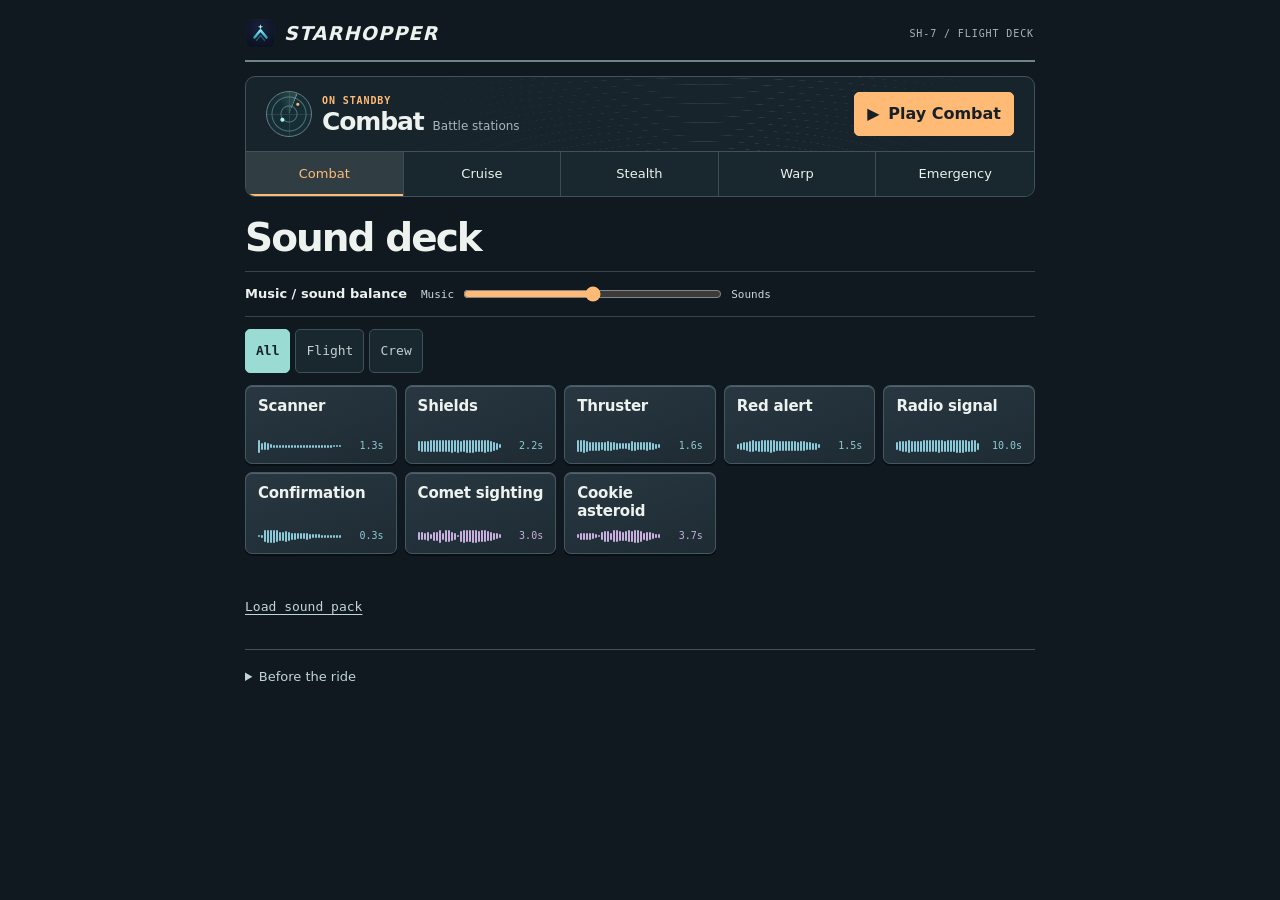
<file: index.html>
<!doctype html>
<html lang="en">
  <head>
    <meta charset="utf-8" />
    <meta
      name="viewport"
      content="width=device-width,initial-scale=1,viewport-fit=cover"
    />
    <meta name="theme-color" content="#10171d" />
    <title>Starhopper · Flight deck</title>
    <link rel="icon" href="img/icon.svg" />
    <link rel="manifest" href="manifest.webmanifest" />
    <link rel="stylesheet" href="css/cockpit.css" />
    <script defer src="js/mixer.js"></script>
    <script defer src="js/pads.js"></script>
    <script defer src="js/main.js"></script>
    <script defer src="offline.js"></script>
  </head>
  <body>
    <main>
      <header>
        <span class="wordmark"><img src="img/icon.svg" alt="" />STARHOPPER</span
        ><span>SH-7 / FLIGHT DECK</span>
      </header>
      <section class="display" aria-label="Flight soundtrack">
        <div class="screen">
          <div class="scope" aria-hidden="true"><i></i></div>
          <div class="music-readout">
            <small id="state" role="status">On standby</small>
            <h2 id="title">Combat</h2>
            <p id="caption">Battle stations</p>
          </div>
          <button id="transport">
            <span id="glyph" aria-hidden="true">▶</span>
            <span id="action">Play Combat</span>
          </button>
        </div>
        <div class="modes" id="modes" role="group" aria-label="Music modes">
          <button data-mode="combat" aria-pressed="true">Combat</button>
          <button data-mode="cruise" aria-pressed="false">Cruise</button>
          <button data-mode="stealth" aria-pressed="false">Stealth</button>
          <button data-mode="warp" aria-pressed="false">Warp</button>
          <button data-mode="emergency" aria-pressed="false">Emergency</button>
        </div>
      </section>
      <section class="soundboard" aria-labelledby="board-title">
        <h1 id="board-title">Sound deck</h1>
        <div class="balance-control">
          <label for="balance">Music / sound balance</label>
          <div>
            <span>Music</span
            ><input
              id="balance"
              type="range"
              min="0"
              max="100"
              step="1"
              value="50"
            /><span>Sounds</span>
          </div>
        </div>
        <div id="banks" aria-label="Sound groups"></div>
        <div id="pads" aria-label="Sound pads"></div>
        <p id="pad-status" role="status"></p>
        <label class="import-button" for="pack">Load sound pack</label>
        <input type="file" id="pack" accept=".json,application/json" />
        <span id="pack-status" role="status"></span>
      </section>
      <details>
        <summary>Before the ride</summary>
        <p>
          Save the deck on this phone while online. Your saved sound pack stays
          on this device.
        </p>
        <button id="offline">Save for trip</button>
        <p id="offline-status" role="status"></p>
        <label for="theme">Emergency soundtrack</label>
        <p id="theme-note">
          Emergency uses the Combat overdrive mix. Choose a song to keep on this
          device.
        </p>
        <input type="file" id="theme" accept="audio/*,.mp3,.m4a" />
        <p id="theme-status" role="status"></p>
      </details>
      <audio id="player" preload="auto" playsinline></audio>
    </main>
  </body>
</html>
</file>
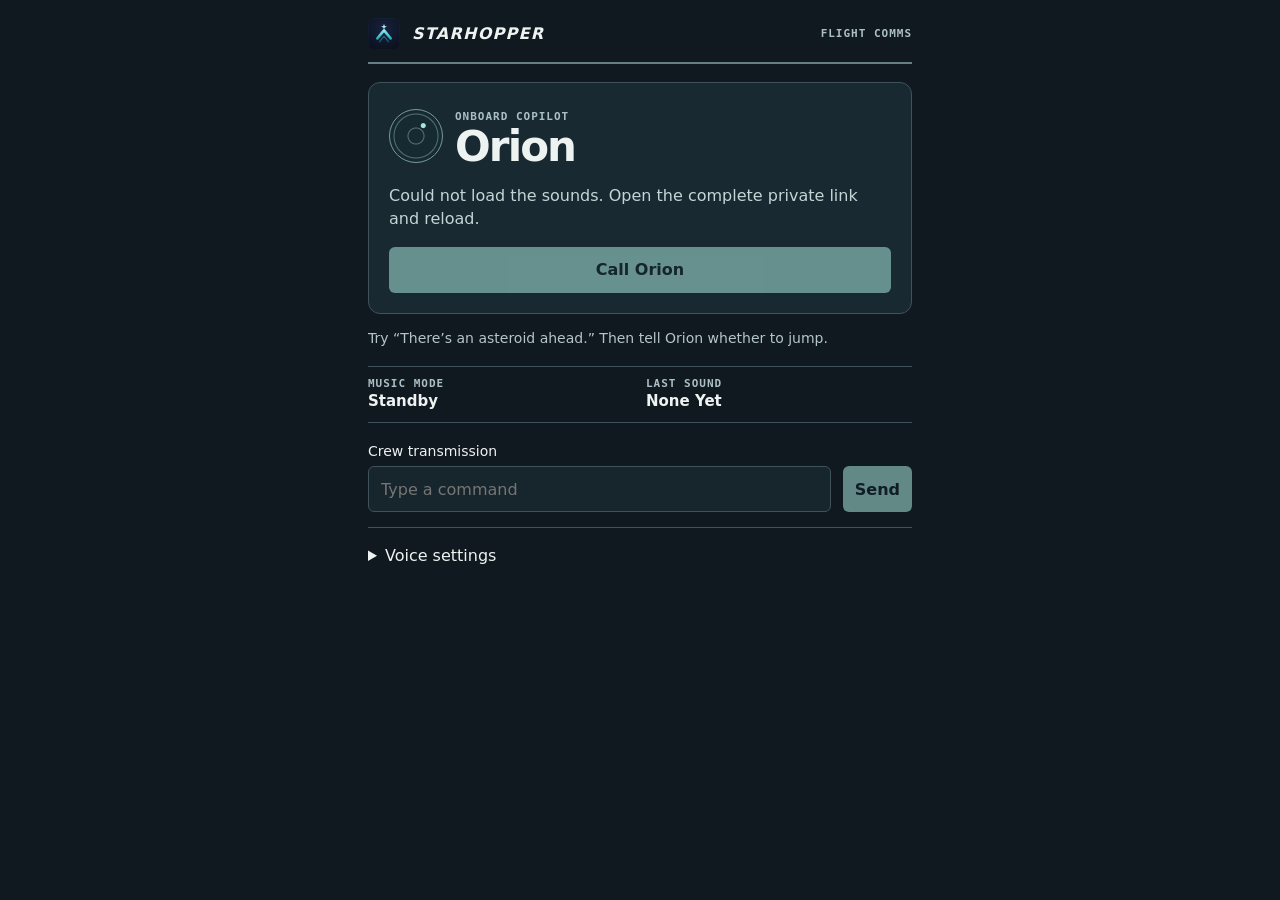
<file: copilot/index.html>
<!doctype html>
<html lang="en">
  <head>
    <meta charset="utf-8" />
    <meta
      name="viewport"
      content="width=device-width,initial-scale=1,viewport-fit=cover"
    />
    <meta name="robots" content="noindex,nofollow" />
    <meta name="referrer" content="no-referrer" />
    <meta name="theme-color" content="#101820" />
    <title>Orion · Starhopper Copilot</title>
    <link rel="icon" href="../img/icon.svg" />
    <link rel="stylesheet" href="copilot.css" />
    <script defer src="commands.js"></script>
    <script defer src="bridge.js"></script>
    <script defer src="realtime.js"></script>
    <script defer src="call.js"></script>
  </head>
  <body>
    <main>
      <header>
        <img src="../img/icon.svg" alt="" /><strong>STARHOPPER</strong
        ><span>FLIGHT COMMS</span>
      </header>
      <section class="console">
        <div class="readout">
          <div class="scope" aria-hidden="true"></div>
          <div>
            <small>Onboard copilot</small>
            <h1>Orion</h1>
          </div>
        </div>
        <p id="status" role="status">Loading the ship’s sounds…</p>
        <button id="call" disabled>Call Orion</button>
      </section>
      <p class="prompt">
        Try “There’s an asteroid ahead.” Then tell Orion whether to jump.
      </p>
      <div class="systems">
        <div><small>Music mode</small><strong id="mode">Standby</strong></div>
        <div><small>Last sound</small><strong id="cue">None yet</strong></div>
      </div>
      <section aria-label="Crew conversation">
        <div id="conversation" role="log" aria-live="polite"></div>
        <form id="command">
          <label for="message">Crew transmission</label>
          <div class="send">
            <input
              id="message"
              maxlength="300"
              placeholder="Type a command"
              autocomplete="off"
            /><button id="send" disabled>Send</button>
          </div>
        </form>
      </section>
      <details>
        <summary>Voice settings</summary>
        <label for="voice">Ship voice</label
        ><select id="voice">
          <option value="">Default English voice</option>
        </select>
        <p>
          Bridge mode uses your browser’s speech service and a set of ship
          commands. For spoken commands on iPhone, open in Safari with Siri
          enabled.
        </p>
        <details>
          <summary>Connect a GPT voice server</summary>
          <p>
            Use your configured private Realtime server for open-ended
            conversation. Starting a GPT call uses that server’s OpenAI API
            account.
          </p>
          <form id="gpt">
            <label for="endpoint">Session endpoint</label
            ><input
              id="endpoint"
              type="url"
              placeholder="https://…"
              required
            /><label for="access">Private access token</label
            ><input
              id="access"
              type="password"
              autocomplete="off"
              required
            /><button id="gpt-start" disabled>Start GPT call</button>
          </form>
        </details>
      </details>
      <audio id="music" loop playsinline></audio>
    </main>
  </body>
</html>
</file>
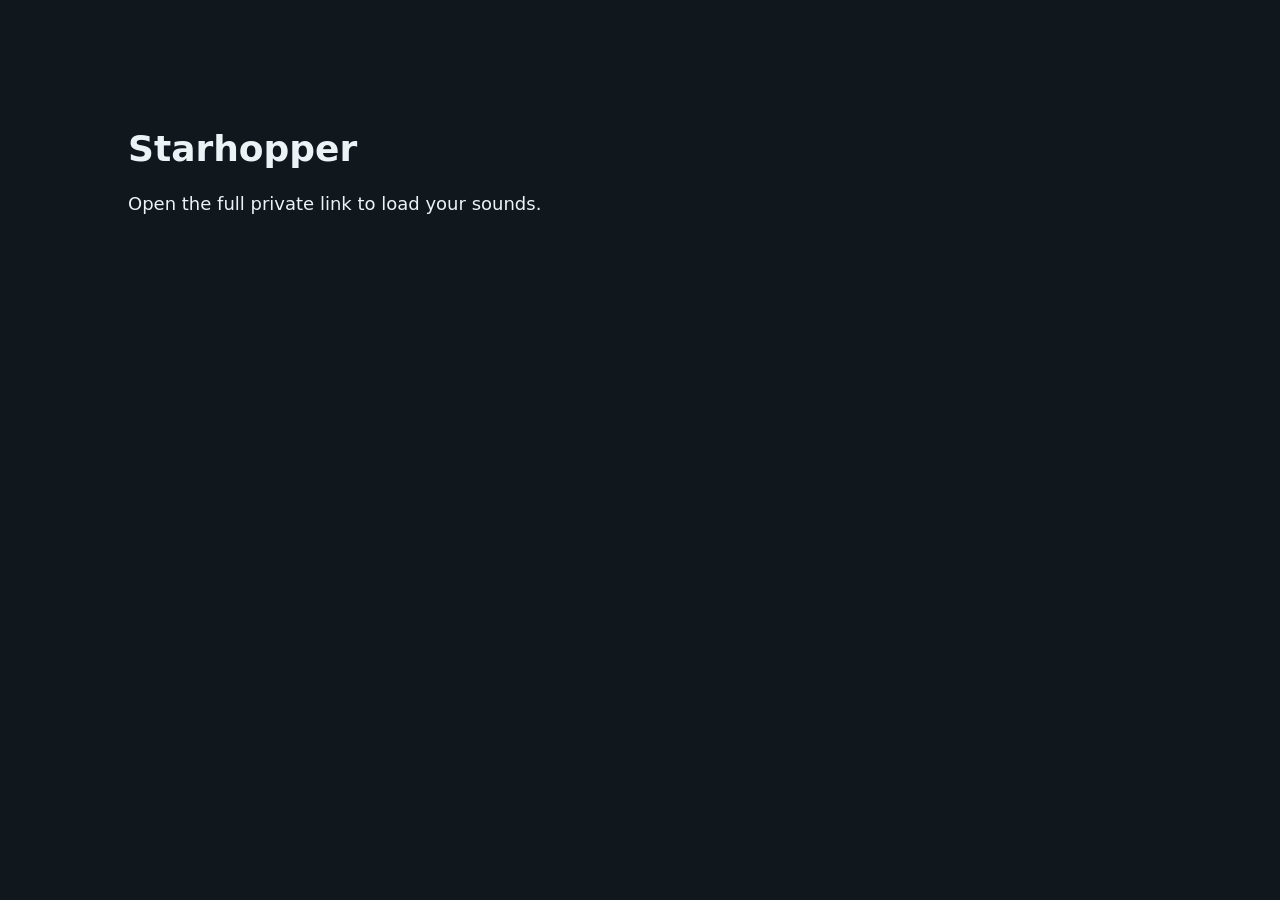
<file: ride/index.html>
<!doctype html>
<html lang="en"><head>
<meta charset="utf-8"><meta name="viewport" content="width=device-width,initial-scale=1"><meta name="robots" content="noindex,nofollow"><meta name="referrer" content="no-referrer">
<title>Starhopper</title>
<style>body{background:#10171d;color:#ecf3f7;font:18px system-ui;margin:10vw}button{font:inherit;padding:12px}</style>
</head><body><h1>Starhopper</h1><p id="status" role="status">Opening your soundboard…</p><button hidden onclick="location.reload()">Retry</button>
<script>
(async () => {
  const status = document.getElementById("status");
  const fragment = location.hash.slice(1);
  if (!/^[A-Za-z0-9_-]{43}$/.test(fragment)) {
    status.textContent = "Open the full private link to load your sounds.";
    return;
  }
  try {
    const raw = Uint8Array.from(atob(fragment.replaceAll("-", "+").replaceAll("_", "/") + "="), c => c.charCodeAt(0));
    const key = await crypto.subtle.importKey("raw", raw, "AES-GCM", false, ["decrypt"]);
    const response = await fetch("board.bin", {cache:"no-cache"});
    if (!response.ok) throw new Error("Download failed");
    const bytes = new Uint8Array(await response.arrayBuffer());
    const plain = await crypto.subtle.decrypt({name:"AES-GCM",iv:bytes.slice(0,12)}, key, bytes.subarray(12));
    const html = await new Response(new Blob([plain]).stream().pipeThrough(new DecompressionStream("gzip"))).text();
    document.open();
    document.write(html);
    document.close();
  } catch {
    status.textContent = "The board could not open. Check your connection and retry using the full link.";
    document.querySelector("button").hidden = false;
  }
})();
</script></body></html>
</file>
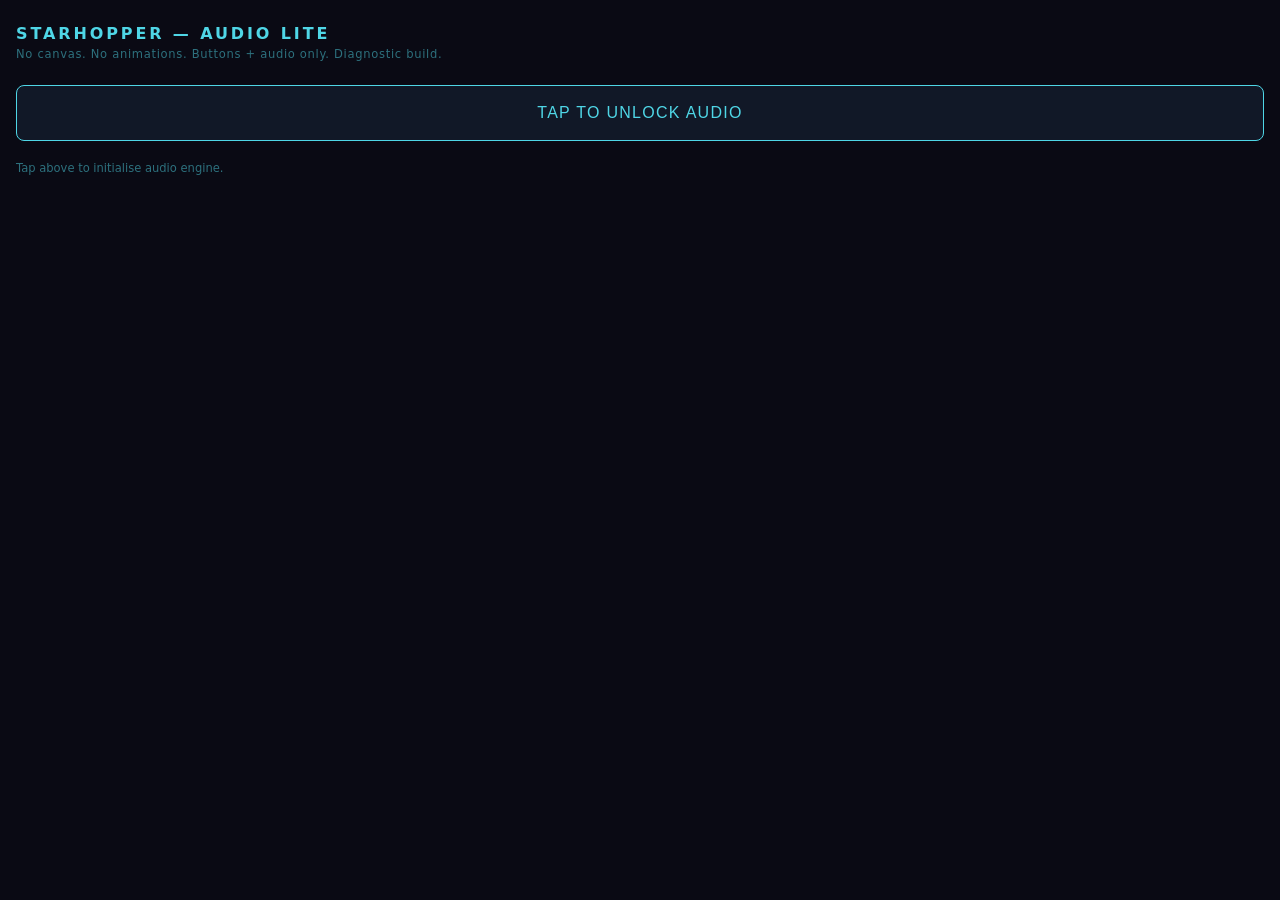
<file: lite.html>
<!DOCTYPE html>
<html lang="en">
<head>
<meta charset="utf-8">
<meta name="viewport" content="width=device-width, initial-scale=1, user-scalable=no">
<title>STARHOPPER — Audio Lite</title>
<style>
  * { box-sizing: border-box; margin: 0; padding: 0; }
  body { background: #0a0a14; color: #c2f1f7; font-family: system-ui, monospace; padding: 24px 16px; min-height: 100dvh; }
  h1 { font-size: 1rem; letter-spacing: 0.18em; color: #4fd6e6; margin-bottom: 4px; }
  p.sub { font-size: 0.72rem; color: #4fd6e680; margin-bottom: 24px; letter-spacing: 0.06em; }
  section { margin-bottom: 28px; }
  h2 { font-size: 0.68rem; letter-spacing: 0.14em; color: #4fd6e690; margin-bottom: 10px; text-transform: uppercase; }
  .row { display: flex; flex-wrap: wrap; gap: 10px; }
  button {
    background: #111827; border: 1px solid #4fd6e640; color: #c2f1f7;
    border-radius: 8px; padding: 14px 18px; font-size: 0.8rem;
    letter-spacing: 0.08em; cursor: pointer; min-width: 90px;
    transition: background 0.15s, border-color 0.15s;
  }
  button:active { background: #1d6f8640; }
  button.active { border-color: #4fd6e6; color: #4fd6e6; background: #4fd6e614; }
  button.danger { border-color: #ff5a5a60; color: #ff9090; }
  #unlock-btn { width: 100%; padding: 18px; font-size: 1rem; border-color: #4fd6e6; color: #4fd6e6; }
  #status { font-size: 0.72rem; color: #4fd6e680; margin-top: 20px; min-height: 1.4em; }
  #pad-area {
    width: 100%; height: 160px; background: #111827;
    border: 1px solid #4fd6e640; border-radius: 12px;
    display: flex; align-items: center; justify-content: center;
    font-size: 0.72rem; color: #4fd6e650; letter-spacing: 0.1em;
    touch-action: none; user-select: none; cursor: crosshair;
  }
  #pad-area.active { border-color: #9c8dff; color: #9c8dff; background: #9c8dff0a; }
</style>
</head>
<body>
<h1>STARHOPPER — AUDIO LITE</h1>
<p class="sub">No canvas. No animations. Buttons + audio only. Diagnostic build.</p>

<button id="unlock-btn">TAP TO UNLOCK AUDIO</button>

<div id="status">Tap above to initialise audio engine.</div>

<section id="controls" style="display:none">
  <section>
    <h2>Music Bed</h2>
    <div class="row" id="bed-btns">
      <button data-bed="cruise">CRUISE</button>
      <button data-bed="combat">COMBAT</button>
      <button data-bed="stealth">STEALTH</button>
      <button data-bed="warp">WARP</button>
    </div>
  </section>

  <section>
    <h2>Loops</h2>
    <div class="row">
      <button id="engine-btn">ENGINE OFF</button>
      <button id="shields-btn">SHIELDS OFF</button>
      <button id="scanner-btn">SCANNER OFF</button>
    </div>
  </section>

  <section>
    <h2>Throttle</h2>
    <div class="row">
      <button data-throttle="0.1">SLOW</button>
      <button data-throttle="0.55" class="active">MID</button>
      <button data-throttle="1.0">FULL</button>
    </div>
  </section>

  <section>
    <h2>Signal Pad (touch / drag)</h2>
    <div id="pad-area">TOUCH TO PLAY</div>
  </section>

  <section>
    <h2>One-shots</h2>
    <div class="row">
      <button data-shot="thruster">THRUSTER</button>
      <button data-shot="pulse">PULSE</button>
      <button data-shot="missile">MISSILE</button>
      <button data-shot="dock">DOCK</button>
      <button data-shot="impact">IMPACT</button>
    </div>
  </section>

  <section>
    <h2>Mute</h2>
    <div class="row">
      <button id="mute-btn" class="danger">MUTE ALL</button>
    </div>
  </section>
</section>

<script src="js/vendor/Tone.js"></script>
<script>
// ---- Audio config (mirrors config.js) ----
const BASE = "audio/";
const MUSIC = { cruise:"music/cruise.mp3", combat:"music/combat.mp3", stealth:"music/stealth.mp3", warp:"music/warp.mp3" };
const LOOPS = { engine:"sfx/engine_loop.mp3", shields:"sfx/shield_loop.mp3", scanner:"sfx/computer_loop.mp3" };
const SHOTS = { thruster:"sfx/thruster.mp3", pulse:"sfx/pulse.mp3", missile:"sfx/missile.mp3", dock:"sfx/dock.mp3", impact:"sfx/impact.mp3" };
const LOOP_TRIM = {
  engine:  [1.0, 9.3],
  shields: [0.8, 4.6],
  scanner: [0.55, 1.9],
  cruise:  [0.1, 89.75],
  combat:  [0.35, 89.75],
  stealth: [0.35, 89.75],
  warp:    [0.35, 89.75]
};
const MODE_DB = { cruise:-10, combat:-9, stealth:-14, warp:-9 };
const MODE_RATE = { cruise:0.86, combat:1.16, stealth:0.58, warp:1.55 };

// ---- State ----
let beds, loops, shots;
let master, limiter, musicBus, sfxBus;
let padSynth, padFilter, padDelay, padGain;
let padFxActive = false, padBypassTimer = null, padPlaying = false;
let activeBed = "cruise", throttle = 0.55, engineOn = false, muted = false;

const PAD_FREQS = [130.8,146.8,164.8,196.0,220.0,261.6,293.7,329.6,392.0,440.0,523.3];

const status = document.getElementById("status");
function log(msg) { status.textContent = msg; }

// ---- Init ----
async function init() {
  try {
    Tone.setContext(new Tone.Context({ latencyHint:"playback", lookAhead:0.1, updateInterval:0.05 }));
  } catch(e) { console.warn("ctx setup failed", e); }

  master  = new Tone.Volume(0);
  limiter = new Tone.Limiter(-1);
  master.connect(limiter); limiter.toDestination();

  musicBus = new Tone.Volume(0).connect(master);
  sfxBus   = new Tone.Volume(-1).connect(master);

  // Pad chain — FX disconnected at rest
  padFilter = new Tone.Filter({ type:"bandpass", frequency:1200, Q:1.2 });
  padDelay  = new Tone.FeedbackDelay({ delayTime:0.28, feedback:0.35, wet:0.3 });
  padGain   = new Tone.Volume(-16).connect(master);
  padSynth  = new Tone.Synth({
    oscillator:{ type:"triangle" },
    envelope:{ attack:0.2, decay:0.12, sustain:0.78, release:2.4 }
  });
  padSynth.connect(padFilter);
  padFilter.connect(padGain);

  beds  = new Tone.Players({ urls: MUSIC, baseUrl: BASE, fadeIn:0.4, fadeOut:0.6 }).connect(musicBus);
  loops = new Tone.Players({ urls: LOOPS, baseUrl: BASE, fadeIn:0.25, fadeOut:0.4 }).connect(sfxBus);
  shots = new Tone.Players({ urls: SHOTS, baseUrl: BASE }).connect(sfxBus);

  log("Loading audio files…");
  await Tone.loaded();

  for (const k of Object.keys(MUSIC)) {
    const p = beds.player(k);
    p.loop = true;
    const [s,e] = LOOP_TRIM[k]; p.loopStart=s; p.loopEnd=e;
  }
  for (const k of Object.keys(LOOPS)) {
    const p = loops.player(k);
    p.loop = true;
    const [s,e] = LOOP_TRIM[k]; p.loopStart=s; p.loopEnd=e;
  }

  // CarPlay resume
  const ctx = Tone.getContext().rawContext;
  const tryResume = () => { if (ctx.state !== "running") ctx.resume().catch(()=>{}); };
  document.addEventListener("visibilitychange", () => { if (!document.hidden) tryResume(); });
  ctx.addEventListener("statechange", () => { if (ctx.state === "suspended") setTimeout(tryResume, 200); });
  document.addEventListener("pointerdown", tryResume, { passive:true });

  // Boot: start only active bed
  const p = beds.player(activeBed);
  p.volume.value = -60;
  if (p.state !== "started") p.start();
  p.volume.rampTo(MODE_DB[activeBed], 0.8);

  document.getElementById("controls").style.display = "";
  document.querySelectorAll("[data-bed]").forEach(b => {
    b.classList.toggle("active", b.dataset.bed === activeBed);
  });
  log("Audio ready. Active bed: " + activeBed.toUpperCase());
}

// ---- Pad FX bypass ----
function insertPadFx() {
  if (padFxActive) return; padFxActive = true;
  try { padFilter.disconnect(padGain); padFilter.connect(padDelay); padDelay.connect(padGain); } catch(e) {}
}
function bypassPadFx() {
  if (!padFxActive) return; padFxActive = false;
  try { padFilter.disconnect(padDelay); padDelay.disconnect(padGain); padFilter.connect(padGain); } catch(e) {}
}

// ---- Controls ----
document.getElementById("unlock-btn").addEventListener("click", async () => {
  document.getElementById("unlock-btn").textContent = "INITIALISING…";
  await Tone.start();
  await init();
  document.getElementById("unlock-btn").style.display = "none";
});

document.querySelectorAll("[data-bed]").forEach(btn => {
  btn.addEventListener("click", () => {
    const next = btn.dataset.bed;
    if (next === activeBed) return;
    const oldP = beds.player(activeBed);
    oldP.volume.cancelScheduledValues(Tone.now());
    oldP.volume.rampTo(-60, 1.1);
    oldP.stop("+1.35");
    const newP = beds.player(next);
    newP.volume.cancelScheduledValues(Tone.now());
    newP.volume.value = -60;
    if (newP.state === "started") newP.restart(); else newP.start();
    newP.volume.rampTo(MODE_DB[next], 1.1);
    activeBed = next;
    applyThrottle(throttle);
    document.querySelectorAll("[data-bed]").forEach(b => b.classList.toggle("active", b.dataset.bed===next));
    log("Bed: " + next.toUpperCase());
  });
});

const engBtn = document.getElementById("engine-btn");
engBtn.addEventListener("click", () => {
  engineOn = !engineOn;
  const p = loops.player("engine");
  if (engineOn) {
    if (p.state !== "started") p.start();
    applyThrottle(throttle);
    engBtn.textContent = "ENGINE ON"; engBtn.classList.add("active");
  } else {
    p.volume.rampTo(-60, 0.4);
    engBtn.textContent = "ENGINE OFF"; engBtn.classList.remove("active");
  }
});

const shieldsBtn = document.getElementById("shields-btn");
let shieldsOn = false;
shieldsBtn.addEventListener("click", () => {
  shieldsOn = !shieldsOn;
  const p = loops.player("shields");
  if (shieldsOn) { if (p.state !== "started") p.start(); p.volume.rampTo(-13, 0.4); shieldsBtn.textContent="SHIELDS ON"; shieldsBtn.classList.add("active"); }
  else { p.volume.rampTo(-60, 0.4); shieldsBtn.textContent="SHIELDS OFF"; shieldsBtn.classList.remove("active"); }
});

const scannerBtn = document.getElementById("scanner-btn");
let scannerOn = false;
scannerBtn.addEventListener("click", () => {
  scannerOn = !scannerOn;
  const p = loops.player("scanner");
  if (scannerOn) { if (p.state !== "started") p.start(); p.volume.rampTo(-15, 0.4); scannerBtn.textContent="SCANNER ON"; scannerBtn.classList.add("active"); }
  else { p.volume.rampTo(-60, 0.4); scannerBtn.textContent="SCANNER OFF"; scannerBtn.classList.remove("active"); }
});

function applyThrottle(v) {
  throttle = v;
  try {
    const eng = loops.player("engine");
    eng.playbackRate = MODE_RATE[activeBed] * (0.55 + v * 1.15);
    if (engineOn) eng.volume.rampTo(-16 + v * 14, 0.12);
    beds.player(activeBed).playbackRate = 0.9 + v * 0.3;
    musicBus.volume.rampTo(-3.5 + v * 4, 0.2);
  } catch(e) {}
}

document.querySelectorAll("[data-throttle]").forEach(btn => {
  btn.addEventListener("click", () => {
    applyThrottle(parseFloat(btn.dataset.throttle));
    document.querySelectorAll("[data-throttle]").forEach(b => b.classList.toggle("active", b===btn));
    log("Throttle: " + btn.textContent);
  });
});

document.querySelectorAll("[data-shot]").forEach(btn => {
  btn.addEventListener("click", () => {
    try { shots.player(btn.dataset.shot).start(); } catch(e) {}
  });
});

document.getElementById("mute-btn").addEventListener("click", () => {
  muted = !muted;
  master.mute = muted;
  const b = document.getElementById("mute-btn");
  b.textContent = muted ? "UNMUTE ALL" : "MUTE ALL";
  b.classList.toggle("active", muted);
});

// ---- Signal pad ----
const padArea = document.getElementById("pad-area");
function padX(e) {
  const r = padArea.getBoundingClientRect();
  const cx = e.touches ? e.touches[0].clientX : e.clientX;
  return Math.max(0, Math.min(1, (cx - r.left) / r.width));
}
function onPadDown(e) {
  e.preventDefault();
  if (!padSynth || padPlaying) return;
  if (padBypassTimer) { clearTimeout(padBypassTimer); padBypassTimer = null; }
  insertPadFx();
  const x = padX(e);
  const freq = PAD_FREQS[Math.min(PAD_FREQS.length-1, Math.floor(x*PAD_FREQS.length))];
  padSynth.triggerAttack(freq, "+0.01");
  padPlaying = true;
  padArea.classList.add("active");
  padArea.textContent = "♦ SIGNAL LOCK";
}
function onPadMove(e) {
  e.preventDefault();
  if (!padPlaying) return;
  const x = padX(e);
  const freq = PAD_FREQS[Math.min(PAD_FREQS.length-1, Math.floor(x*PAD_FREQS.length))];
  padSynth.frequency.rampTo(freq, 0.08);
  padFilter.frequency.rampTo(250 + x * 5000, 0.07);
}
function onPadUp(e) {
  if (!padPlaying) return;
  padSynth.triggerRelease(); padPlaying = false;
  padArea.classList.remove("active");
  padArea.textContent = "TOUCH TO PLAY";
  if (padBypassTimer) clearTimeout(padBypassTimer);
  padBypassTimer = setTimeout(() => { bypassPadFx(); padBypassTimer = null; }, 3200);
}
padArea.addEventListener("pointerdown", onPadDown);
padArea.addEventListener("pointermove", onPadMove);
padArea.addEventListener("pointerup", onPadUp);
padArea.addEventListener("pointercancel", onPadUp);
</script>
</body>
</html>
</file>
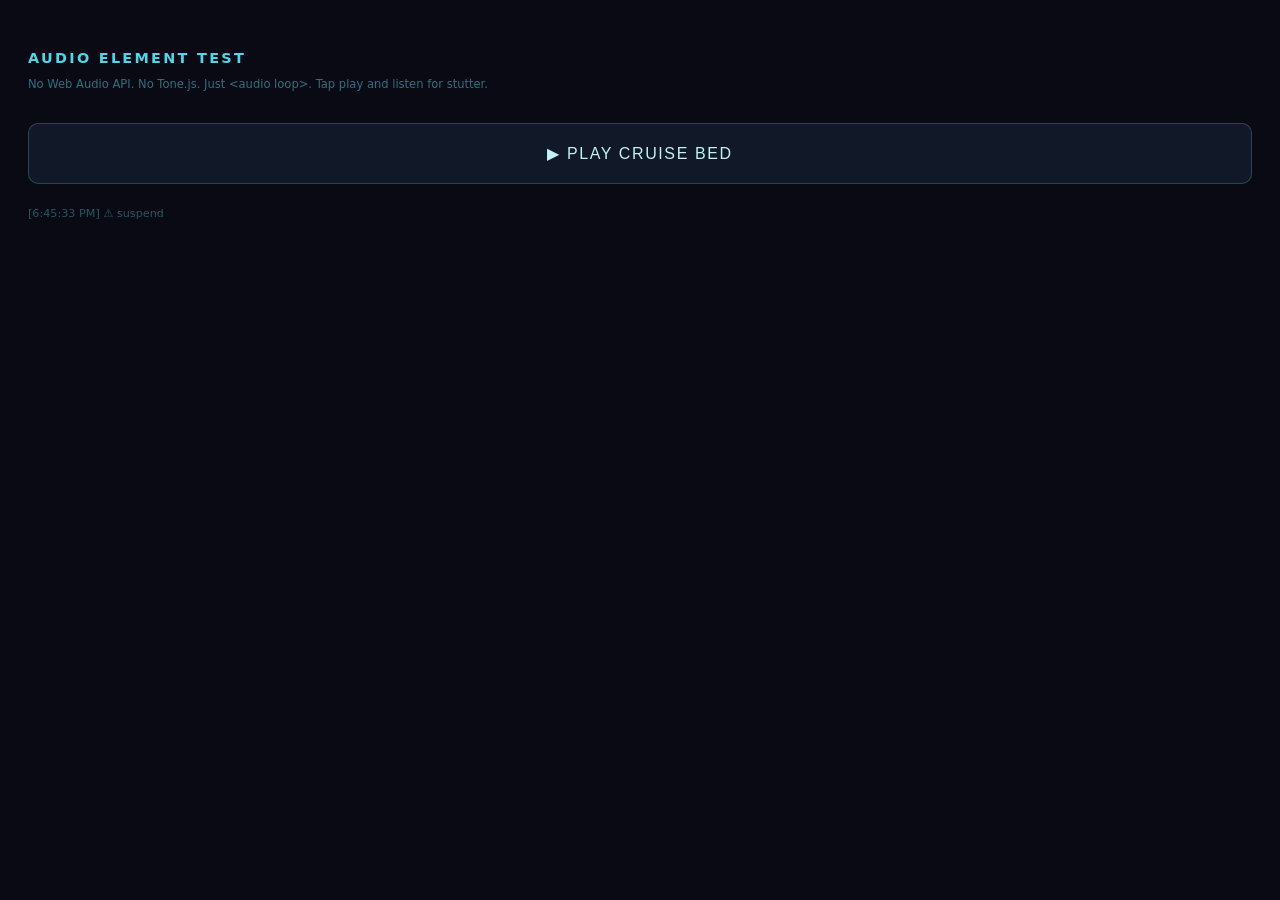
<file: lite2.html>
<!DOCTYPE html>
<html lang="en">
<head>
<meta charset="utf-8">
<meta name="viewport" content="width=device-width, initial-scale=1, user-scalable=no">
<title>STARHOPPER — Audio Element Test</title>
<style>
  body { background:#0a0a14; color:#c2f1f7; font-family:system-ui,monospace; padding:32px 20px; }
  h1 { font-size:0.9rem; letter-spacing:0.16em; color:#4fd6e6; margin-bottom:6px; }
  p { font-size:0.72rem; color:#4fd6e680; margin-bottom:32px; }
  button {
    display:block; width:100%; padding:20px;
    background:#111827; border:1px solid #4fd6e640; color:#c2f1f7;
    border-radius:10px; font-size:1rem; letter-spacing:0.1em;
    cursor:pointer; margin-bottom:14px;
  }
  button.active { border-color:#4fd6e6; color:#4fd6e6; }
  #log { font-size:0.7rem; color:#4fd6e660; margin-top:20px; line-height:1.8; }
</style>
</head>
<body>
<h1>AUDIO ELEMENT TEST</h1>
<p>No Web Audio API. No Tone.js. Just &lt;audio loop&gt;. Tap play and listen for stutter.</p>

<button id="play-btn">▶ PLAY CRUISE BED</button>
<button id="stop-btn" style="display:none">■ STOP</button>

<div id="log"></div>

<audio id="player" loop preload="auto" src="audio/music/cruise.mp3"></audio>

<script>
const player = document.getElementById("player");
const playBtn = document.getElementById("play-btn");
const stopBtn = document.getElementById("stop-btn");
const log = document.getElementById("log");

function addLog(msg) {
  const t = new Date().toLocaleTimeString();
  log.innerHTML = `[${t}] ${msg}<br>` + log.innerHTML;
}

playBtn.addEventListener("click", async () => {
  try {
    await player.play();
    playBtn.style.display = "none";
    stopBtn.style.display = "block";
    stopBtn.classList.add("active");
    addLog("Playing — listen for stutter");
  } catch(e) {
    addLog("Error: " + e.message);
  }
});

stopBtn.addEventListener("click", () => {
  player.pause();
  player.currentTime = 0;
  stopBtn.style.display = "none";
  playBtn.style.display = "block";
  addLog("Stopped");
});

player.addEventListener("playing", () => addLog("▶ playing"));
player.addEventListener("pause",   () => addLog("⏸ paused"));
player.addEventListener("waiting", () => addLog("⏳ waiting (buffering?)"));
player.addEventListener("stalled", () => addLog("⚠ stalled"));
player.addEventListener("suspend", () => addLog("⚠ suspend"));
player.addEventListener("error",   () => addLog("✕ error: " + (player.error?.message || "?")));
</script>
</body>
</html>
</file>
<file: css/cockpit.css>
:root {
  color-scheme: dark;
  --accent: #ffbb76;
  --ink: #edf2ef;
  --muted: #a8b6b9;
  --edge: #40505a;
  --bank: #9adbd4;
  --mono: ui-monospace, SFMono-Regular, Menlo, monospace;
  font:
    500 16px/1.4 -apple-system,
    BlinkMacSystemFont,
    system-ui,
    sans-serif;
  color: var(--ink);
  background: #101820;
}
* {
  box-sizing: border-box;
}
body {
  margin: 0;
}
main {
  width: min(100%, 820px);
  margin: auto;
  padding: 16px max(15px, env(safe-area-inset-left))
    max(26px, env(safe-area-inset-bottom));
}
header,
.wordmark,
.screen,
.balance-control div,
.clip-preview {
  display: flex;
  align-items: center;
}
header {
  justify-content: space-between;
  padding: 3px 1px 12px;
  border-bottom: 2px solid #6d8589;
  margin-bottom: 14px;
}
header > span:last-child,
small,
#banks,
.clip-preview,
.import-button,
summary {
  font-family: var(--mono);
}
header > span:last-child {
  font-size: 10px;
  letter-spacing: 0.09em;
  color: var(--muted);
}
.wordmark {
  gap: 9px;
  font-size: 19px;
  font-weight: 850;
  letter-spacing: 0.065em;
  font-style: italic;
}
.wordmark img {
  width: 29px;
  height: 29px;
  border-radius: 7px;
}
button,
input,
summary {
  font: inherit;
}
button {
  color: inherit;
  cursor: pointer;
  min-height: 44px;
  background: #223039;
  border: 1px solid var(--edge);
  border-radius: 5px;
}
button:focus-visible,
input:focus-visible,
summary:focus-visible {
  outline: 3px solid #d0f7ee;
  outline-offset: 3px;
}
button:disabled {
  opacity: 0.55;
}
.display {
  border: 1px solid #41525a;
  border-radius: 10px;
  background: #17242c;
  overflow: hidden;
}
.screen {
  position: relative;
  isolation: isolate;
  overflow: hidden;
  justify-content: space-between;
  gap: 10px;
  padding: 12px 15px;
}
.screen::before {
  content: "";
  position: absolute;
  z-index: -1;
  inset: 0;
  background: repeating-radial-gradient(
    ellipse at 58% 135%,
    transparent 0 16px,
    #35454c 17px,
    transparent 18px 29px
  );
  mask-image: linear-gradient(
    105deg,
    transparent 15%,
    #000 65%,
    transparent 95%
  );
  opacity: 0.8;
}
.music-readout {
  display: grid;
  grid-template-columns: auto auto;
  align-items: baseline;
  gap: 0 9px;
}
#state {
  grid-column: 1/-1;
  font: 600 10px/1.5 var(--mono);
  letter-spacing: 0.09em;
  color: var(--accent);
  text-transform: uppercase;
}
#title {
  font-size: 25px;
  letter-spacing: -0.045em;
  line-height: 1.1;
  margin: 0;
}
#caption {
  font-size: 12px;
  color: var(--muted);
  margin: 0;
}
#transport {
  border-color: var(--accent);
  background: var(--accent);
  color: #172027;
  font-weight: 750;
  padding: 7px 12px;
  flex-shrink: 0;
}
#glyph {
  margin-right: 3px;
}
.modes {
  display: flex;
  border-top: 1px solid #40515a;
  flex-wrap: wrap;
}
.modes button {
  flex: 1 1 18%;
  padding: 4px 3px;
  border: 0;
  border-right: 1px solid #3b4c54;
  background: #19272e;
  border-radius: 0;
  font-size: 13px;
}
.modes button:last-child {
  border-right: 0;
}
.modes button[aria-pressed="true"] {
  background: #303e43;
  color: var(--accent);
  box-shadow: inset 0 -2px var(--accent);
}
.soundboard {
  margin: 20px 0;
}
h1 {
  font-size: clamp(27px, 5vw, 39px);
  letter-spacing: -0.05em;
  line-height: 1.08;
  margin: 0 0 12px;
}
.balance-control {
  display: flex;
  align-items: center;
  gap: 14px;
  border-block: 1px solid #35454e;
}
.balance-control label {
  font-size: 13px;
  line-height: 1.2;
  font-weight: 650;
  max-width: 90px;
}
.balance-control div {
  flex: 1;
  gap: 9px;
  font: 11px var(--mono);
  color: #ccd8d7;
}
#balance {
  flex: 1;
  width: 50px;
  height: 44px;
  min-width: 50px;
  margin: 0;
  accent-color: var(--accent);
}
#banks {
  display: flex;
  gap: 5px;
  flex-wrap: wrap;
  padding: 12px 0;
}
#banks button {
  padding: 5px 10px;
  color: #c3d0d0;
  font-size: 13px;
  background: #19272f;
}
#banks button[aria-pressed="true"] {
  background: var(--bank);
  border-color: var(--bank);
  color: #142127;
  font-weight: 700;
}
[data-bank="Defense"] {
  --bank: #93d7da;
}
[data-bank="Weapons"] {
  --bank: #ffc18d;
}
[data-bank="Engineering"] {
  --bank: #b1db9e;
}
[data-bank="Droids"] {
  --bank: #a9bfef;
}
[data-bank="Flight"] {
  --bank: #8cc9d8;
}
[data-bank="Crew"] {
  --bank: #c7aedd;
}
#pads {
  display: grid;
  grid-template-columns: repeat(auto-fit, minmax(145px, 1fr));
  gap: 8px;
}
#pads button {
  touch-action: manipulation;
  position: relative;
  overflow: hidden;
  display: flex;
  flex-direction: column;
  justify-content: space-between;
  align-items: stretch;
  gap: 9px;
  min-height: 79px;
  padding: 12px 12px 10px;
  text-align: left;
  border-radius: 7px;
  background: linear-gradient(160deg, #283741, #1e2b33);
  border-color: #455861;
  box-shadow:
    inset 0 1px #53636b,
    0 2px 0 #080f14;
}
.pad-name {
  font-size: 15px;
  font-weight: 690;
  line-height: 1.18;
  letter-spacing: -0.015em;
}
.clip-preview {
  justify-content: space-between;
  gap: 8px;
  min-height: 13px;
  color: var(--bank);
  font-size: 10px;
  font-variant-numeric: tabular-nums;
}
.waveform {
  display: flex;
  align-items: center;
  gap: 1px;
  height: 13px;
}
.waveform i {
  width: 2px;
  background: currentColor;
  border-radius: 1px;
}
#pads button[data-playing="true"] {
  background: var(--bank);
  border-color: var(--bank);
  color: #112128;
  box-shadow: inset 0 1px #e3eee9;
}
#pads button[data-playing="true"] .clip-preview {
  color: #25383c;
}
.pad-charge {
  position: absolute;
  left: 4px;
  right: 4px;
  bottom: 2px;
  height: 4px;
  background: currentColor;
  border-radius: 2px;
  transform-origin: left;
  transform: scaleX(0);
  pointer-events: none;
}
#pad-status,
#pack-status,
#offline-status,
#theme-status,
details p {
  font-size: 14px;
  color: var(--muted);
}
#pad-status {
  min-height: 1.3em;
  margin: 6px 0;
}
.import-button,
summary {
  display: inline-flex;
  align-items: center;
  min-height: 44px;
  color: #c2d5d6;
  font-size: 13px;
  cursor: pointer;
}
.import-button {
  text-decoration: underline;
  text-underline-offset: 3px;
  margin-right: 14px;
}
.soundboard:has(#pack:focus-visible) .import-button {
  outline: 2px solid #d0f7ee;
}
#pack {
  position: absolute;
  width: 1px;
  height: 1px;
  opacity: 0;
}
details {
  border-top: 1px solid var(--edge);
  padding-top: 5px;
}
summary {
  display: list-item;
  align-content: center;
}
details label {
  display: block;
  font-weight: 650;
  margin: 14px 0 4px;
}
details p {
  max-width: 56ch;
  margin: 4px 0 10px;
}
details button {
  padding: 8px 12px;
}
input {
  max-width: 100%;
}
@media (max-width: 420px) {
  #caption {
    display: none;
  }
}
@media (max-width: 340px) {
  #pads {
    grid-template-columns: repeat(2, minmax(0, 1fr));
  }
  .modes button {
    font-size: 11px;
  }
  .waveform i {
    width: 1.5px;
  }
}
@media (min-width: 700px) {
  .balance-control label {
    max-width: none;
  }
  .balance-control div {
    max-width: 350px;
  }
  .screen {
    padding: 14px 20px;
  }
}

.scope {flex:0 0 46px;height:46px;position:relative;overflow:hidden;border-radius:50%;
 border:1px solid #697e83;background-color:#152d34;
 background-image:radial-gradient(circle at 70% 28%,var(--accent) 1px,transparent 2px),
 radial-gradient(circle at 35% 63%,#a7f5e9 1.5px,transparent 2.5px),
 repeating-radial-gradient(circle,transparent 0 7px,#526f72 8px,transparent 9px),
 linear-gradient(90deg,transparent 49%,#405e63 50%,transparent 52%),
 linear-gradient(transparent 49%,#405e63 50%,transparent 52%);}
.scope i {position:absolute;inset:0;background:conic-gradient(from 24deg,transparent 0 295deg,#92d4c82e 354deg,#93d4c8a1 358deg,transparent 360deg)}
.music-readout {margin-right:auto}
@media(max-width:340px){.scope {flex-basis:32px;height:32px}.screen{gap:7px;padding:10px}}
</file>
<file: copilot/copilot.css>
:root {
  color-scheme: dark;
  font:
    500 16px/1.45 system-ui,
    sans-serif;
  color: #edf3f1;
  background: #101820;
  --teal: #a6e6db;
  --edge: #40525b;
}
* {
  box-sizing: border-box;
}
body {
  margin: 0;
}
main {
  max-width: 580px;
  margin: auto;
  padding: 18px 18px max(32px, env(safe-area-inset-bottom));
}
header,
.readout,
.send,
.systems {
  display: flex;
  align-items: center;
  gap: 12px;
}
header {
  border-bottom: 2px solid #687e85;
  padding-bottom: 12px;
  margin-bottom: 18px;
}
header img {
  width: 32px;
}
header strong {
  font-style: italic;
  letter-spacing: 0.08em;
}
header span,
small {
  font:
    600 11px/1.4 ui-monospace,
    monospace;
  letter-spacing: 0.09em;
  color: #abc0c4;
  text-transform: uppercase;
}
header span {
  margin-left: auto;
}
.console {
  border: 1px solid var(--edge);
  background: #192932;
  border-radius: 12px;
  padding: 20px;
}
.scope {
  width: 54px;
  height: 54px;
  border: 1px solid #78999c;
  border-radius: 50%;
  background:
    radial-gradient(circle at 64% 30%, var(--teal) 2px, transparent 3px),
    repeating-radial-gradient(
      circle,
      #162b31 0 7px,
      #547276 8px,
      #162b31 9px 14px
    );
}
h1 {
  margin: 0;
  font-size: 42px;
  line-height: 1;
  letter-spacing: -0.045em;
}
button,
input,
select {
  font: inherit;
  min-height: 46px;
  border-radius: 6px;
  padding: 8px 12px;
}
button {
  color: #102229;
  background: var(--teal);
  border: 0;
  font-weight: 700;
  cursor: pointer;
}
button:disabled {
  opacity: 0.55;
}
#call {
  width: 100%;
}
#status {
  min-height: 1.5em;
  color: #c4d5d5;
}
.prompt,
details p {
  color: #b5c5c7;
  font-size: 14px;
}
.systems {
  margin: 18px 0;
  border-block: 1px solid var(--edge);
  padding: 9px 0;
}
.systems div {
  flex: 1;
}
.systems strong,
.systems small,
label {
  display: block;
}
.systems strong {
  text-transform: capitalize;
  font-size: 15px;
}
label {
  font-size: 14px;
  margin: 10px 0 5px;
}
input,
select {
  background: #17262d;
  color: inherit;
  border: 1px solid var(--edge);
  width: 100%;
  min-width: 0;
}
.send input {
  flex: 1;
}
.send button {
  flex-shrink: 0;
}
#conversation p {
  font-size: 15px;
  margin: 8px 0;
}
#conversation b {
  color: var(--teal);
}
details {
  margin-top: 15px;
  border-top: 1px solid var(--edge);
  padding-top: 7px;
}
summary {
  cursor: pointer;
  padding: 9px 0;
}
#gpt-start {
  margin-top: 10px;
}
button:focus-visible,
input:focus-visible,
summary:focus-visible,
select:focus-visible {
  outline: 3px solid #ffd29b;
  outline-offset: 2px;
}
</file>
